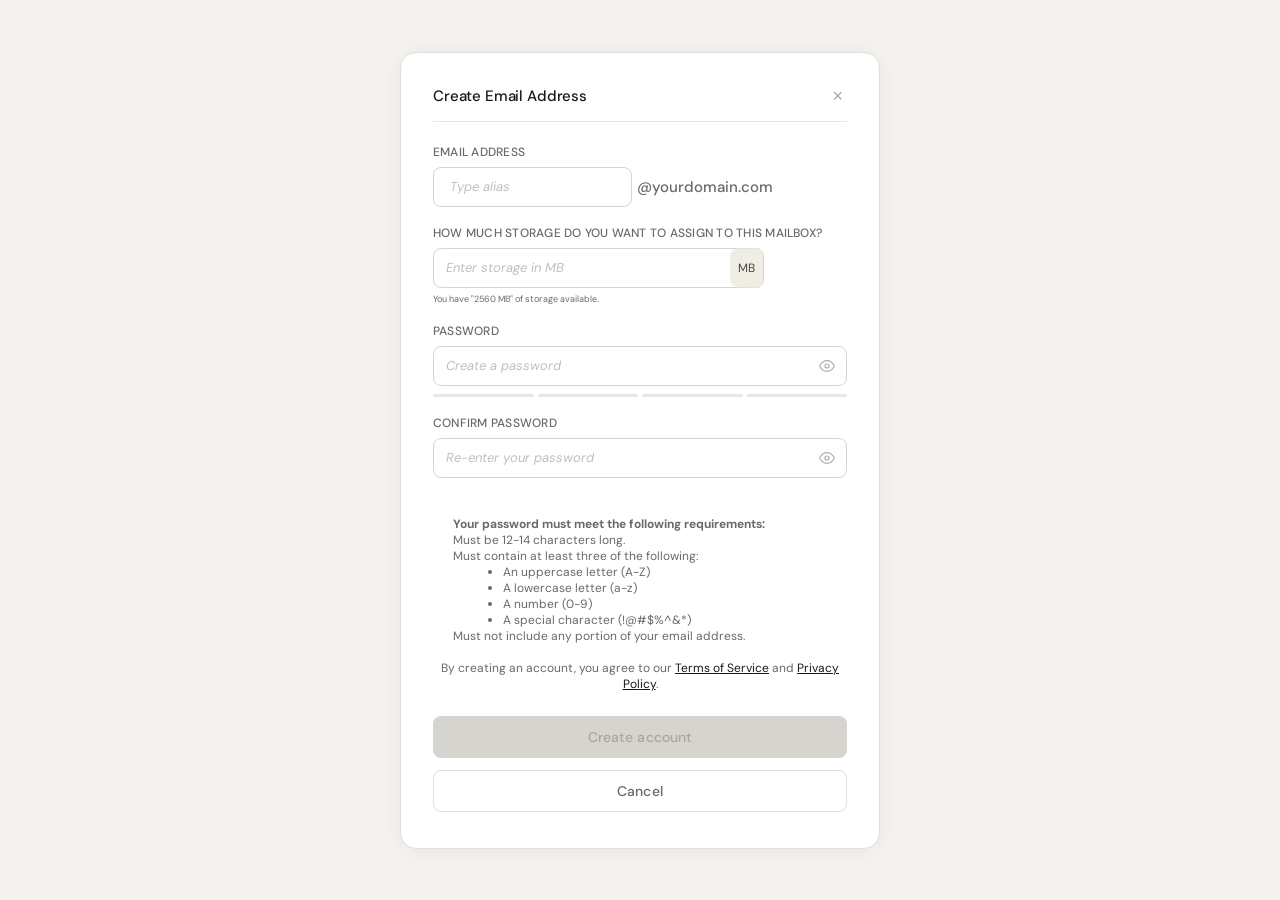
<file: index.html>
<!DOCTYPE html>
<html lang="en">
<head>
  <meta charset="UTF-8" />
  <meta name="viewport" content="width=device-width, initial-scale=1.0"/>
  <title>Create Email Address</title>
  <link href="https://fonts.googleapis.com/css2?family=DM+Sans:wght@300;400;500&family=DM+Mono:wght@400;500&display=swap" rel="stylesheet"/>
  <link rel="stylesheet" href="style.css">
  <style>
    *, *::before, *::after { box-sizing: border-box; margin: 0; padding: 0; }
  </style>
</head>
<body>
  <div class="card">
    <div class="card-header">
      <span class="card-title">Create Email Address</span>
      <button class="close-btn" aria-label="Close">&times;</button>
    </div>
    <hr class="divider"/>

    <div class="field">
      <label>Email address</label>
      <div style="display: flex; align-items: center; gap: 5px;">
        <div class="password-input-wrap" style="flex: 1 1 0; min-width: 80px; max-width: 48%;">
          <input
            type="text"
            id="alias"
            placeholder=" Type alias"
            autocomplete="off"
            spellcheck="false"
          />
        </div>
        <span style="font-size: 15px; font-weight: 500; color: #6b6963; user-select: none; flex-shrink: 0;">@yourdomain.com</span>
      </div>
    </div>

<!-- Working on storage options for future release -->
  
    <div class="field">
      <label>How much storage do you want to assign to this mailbox?</label>
      <div style="display: flex; flex-direction: column; gap: 5px;">
        <div class="password-input-wrap" style="flex: 1 1 0; min-width: 80px; max-width: 80%;">        
      <input
        type="text"
        id="storage"
        placeholder="Enter storage in MB"
        min="1"
        max="2560"
        autocomplete="off"
        style="padding-right: 40px;"
      />
      <span style="
        position: absolute;
        right: .8px;
        top: 50%;
        transform: translateY(-50%);
        font-size: 12px;
        color: #4a4844;
        background-color: #f0ede5;
        padding: 11.5px 8px;
        border-radius: 8.5px;
        pointer-events: none;
      ">MB</span>
    </div>
    <span style="font-size: 9px; color: #6b6963;">You have "2560 MB" of storage available.</span>
    </div>
    </div>
<!-- End of storage options -->

    <!-- Password requirements -->
    <div class="field">
      <label for="password">Password</label>
      <div class="password-input-wrap">
        <input
          type="password"
          id="password"
          placeholder="Create a password"
          autocomplete="new-password"
        />
        <button class="toggle-pw" onclick="toggleVisibility('password', this)" aria-label="Show password" tabindex="-1">
          <svg class="eye-icon" width="16" height="16" viewBox="0 0 24 24" fill="none" stroke="currentColor" stroke-width="1.8" stroke-linecap="round" stroke-linejoin="round">
            <path d="M1 12s4-8 11-8 11 8 11 8-4 8-11 8-11-8-11-8z"/>
            <circle cx="12" cy="12" r="3"/>
          </svg>
        </button>
      </div>
      <div class="strength-bar" id="strength-bar">
        <span id="s1"></span><span id="s2"></span><span id="s3"></span><span id="s4"></span>
      </div>
    </div>

    <div class="field">
      <label for="confirm">Confirm password</label>
      <div class="password-input-wrap">
        <input
          type="password"
          id="confirm"
          placeholder="Re-enter your password"
          autocomplete="new-password"
        />
        <button class="toggle-pw" onclick="toggleVisibility('confirm', this)" aria-label="Show password" tabindex="-1">
          <svg class="eye-icon" width="16" height="16" viewBox="0 0 24 24" fill="none" stroke="currentColor" stroke-width="1.8" stroke-linecap="round" stroke-linejoin="round">
            <path d="M1 12s4-8 11-8 11 8 11 8-4 8-11 8-11-8-11-8z"/>
            <circle cx="12" cy="12" r="3"/>
          </svg>
        </button>
      </div>
      <div class="match-hint" id="match-hint"></div>
    </div>
    <!-- Password requirements -->
      <ol style="font-size: 12px; color: #6b6963; text-align: top; margin-left: 20px; list-style-type: disc; font-weight: bold;">
        Your password must meet the following requirements:
      </ol>
      <ul style="font-size: 12px; color: #6b6963; text-align: top; margin-left: 20px; list-style-type: disc;">
        <ul id="req-length" style="display: flex; align-items: center; gap: 8px;">
          <span class="req-check" style="display: none; color: #4a8c5c; font-weight: bold;">✓</span>
          <span>Must be 12-14 characters long.</span>
        </ul>
      </ul>
      <div id="req-types-group">
        <ul style="font-size: 12px; color: #6b6963; text-align: top; margin-left: 20px; list-style-type: disc;">
          <ul id="req-types" style="display: flex; align-items: center; gap: 8px;">
            <span class="req-check" style="display: none; color: #4a8c5c; font-weight: bold;">✓</span>
            <span>Must contain at least three of the following:</span>
          </ul>
          <li id="req-types-upper">An uppercase letter (A-Z)</li>
          <li id="req-types-lower">A lowercase letter (a-z)</li>
          <li id="req-types-number">A number (0-9)</li>
          <li id="req-types-special">A special character (!@#$%^&*)</li>
        </ul>
      </div>
      <ul style="font-size: 12px; color: #6b6963; text-align: top; margin-left: 20px; list-style-type: disc;">
        <ul id="req-email" style="display: flex; align-items: center; gap: 8px;">
          <span class="req-check" style="display: none; color: #4a8c5c; font-weight: bold;">✓</span>
          <span>Must not include any portion of your email address.</span>
        </ul>
      </ul>
      <div>
         <p style="margin-top: 16px; font-size: 12px; color: #6b6963; text-align: center;">
        By creating an account, you agree to our <a href="https://bizee.com/cancellation-policy" style="color: #1a1917; text-decoration: underline;">Terms of Service</a> and <a href="https://bizee.com/privacy-policy" style="color: #1a1917; text-decoration: underline;">Privacy Policy</a>.
      </div>
    <button class="submit-btn" id="submit-btn" disabled>Create account</button>
    <button class="cancel-btn" id="cancel-btn">Cancel</button>
  </div>
  <script src="script.js"></script>
</body>
</html>
</file>
<file: style.css>
body {
  font-family: 'DM Sans', sans-serif;
  background: #f4f3ef;
  min-height: 100vh;
  display: flex;
  align-items: center;
  justify-content: center;
  padding: 2rem;
}

.card {
  background: #ffffff;
  border-radius: 16px;
  border: 0.5px solid #e0ded8;
  padding: 2rem 2rem 2.25rem;
  width: 100%;
  max-width: 480px;
  box-shadow: 0 2px 24px rgba(0,0,0,0.06);
}

.card-header {
  display: flex;
  align-items: center;
  justify-content: space-between;
  margin-bottom: 0;
}

.card-title {
  font-size: 15px;
  font-weight: 500;
  color: #1a1917;
  letter-spacing: -0.01em;
}

.close-btn {
  background: none;
  border: none;
  cursor: pointer;
  color: #a8a69e;
  font-size: 18px;
  line-height: 1;
  padding: 2px 4px;
  border-radius: 4px;
  transition: color 0.15s;
}
.close-btn:hover { color: #1a1917; }

.divider {
  border: none;
  border-top: 0.5px solid #e8e6e0;
  margin: 14px 0 22px;
}

.field {
  margin-bottom: 18px;
}

label {
  display: block;
  font-size: 12px;
  font-weight: 500;
  color: #6b6963;
  letter-spacing: 0.02em;
  text-transform: uppercase;
  margin-bottom: 7px;
}

.email-input-row {
  display: flex;
  align-items: stretch;
  border: 0.5px solid #d6d4ce;
  border-radius: 8px;
  overflow: hidden;
  transition: border-color 0.15s, box-shadow 0.15s;
}
.email-input-row:focus-within {
  border-color: #9b9690;
  box-shadow: 0 0 0 3px rgba(155,150,144,0.12);
}

.email-input-row input {
  flex: 0 0 180px;
  border: none;
  outline: none;
  padding: 0 12px;
  height: 40px;
  font-family: 'DM Mono', monospace;
  font-size: 13px;
  color: #1a1917;
  background: #fff;
}
.email-input-row input::placeholder {
  color: #c2bfb8;
  font-style: italic;
}

.domain-suffix {
  display: flex;
  align-items: center;
  padding: 0 13px;
  background: #f7f6f2;
  border-left: 0.5px solid #e0ded8;
  font-family: 'DM Mono', monospace;
  font-size: 13px;
  color: #7a786f;
  white-space: nowrap;
  user-select: none;
}

.password-input-wrap {
  position: relative;
}

.password-input-wrap input {
  width: 100%;
  height: 40px;
  border: 0.5px solid #d6d4ce;
  border-radius: 8px;
  outline: none;
  padding: 0 40px 0 12px;
  font-family: 'DM Mono', monospace;
  font-size: 13px;
  color: #1a1917;
  background: #fff;
  transition: border-color 0.15s, box-shadow 0.15s;
}
.password-input-wrap input::placeholder {
  color: #c2bfb8;
  font-style: italic;
  font-family: 'DM Sans', sans-serif;
}
.password-input-wrap input:focus {
  border-color: #9b9690;
  box-shadow: 0 0 0 3px rgba(155,150,144,0.12);
}

.toggle-pw {
  position: absolute;
  right: 10px;
  top: 50%;
  transform: translateY(-50%);
  background: none;
  border: none;
  cursor: pointer;
  color: #b0ada6;
  padding: 2px;
  display: flex;
  align-items: center;
  transition: color 0.15s;
}
.toggle-pw:hover { color: #4a4844; }

.strength-bar {
  display: flex;
  gap: 4px;
  margin-top: 8px;
}
.strength-bar span {
  flex: 1;
  height: 3px;
  border-radius: 2px;
  background: #e8e6e0;
  transition: background 0.3s;
}

.match-hint {
  font-size: 11px;
  margin-top: 6px;
  height: 14px;
  transition: color 0.2s;
}
.match-hint.ok { color: #4a8c5c; }
.match-hint.err { color: #c0442b; }

.submit-btn {
  width: 100%;
  height: 42px;
  margin-top: 24px;
  background: #1a1917;
  color: #f4f3ef;
  border: none;
  border-radius: 8px;
  font-family: 'DM Sans', sans-serif;
  font-size: 14px;
  font-weight: 500;
  letter-spacing: 0.01em;
  cursor: pointer;
  transition: background 0.15s, transform 0.1s;
}
.submit-btn:hover { background: #f87c00; }
.submit-btn:active { transform: scale(0.99); }
.submit-btn:disabled {
  background: #d6d4ce;
  color: #a8a69e;
  cursor: not-allowed;
  transform: none;
}

.cancel-btn {
width: 100%;
height: 42px;
margin-top: 12px;
background: none;
color: #6b6963;
border: 0.5px solid #e0ded8;
border-radius: 8px;
font-family: 'DM Sans', sans-serif;
font-size: 14px;
font-weight: 500;
letter-spacing: 0.01em;
cursor: pointer;
transition: background 0.15s, border-color 0.15s, transform 0.1s;
}

li {
  margin-left: 50px;
}

.password-input-wrap input#alias {
  padding-right: 12px;
}
</file>
